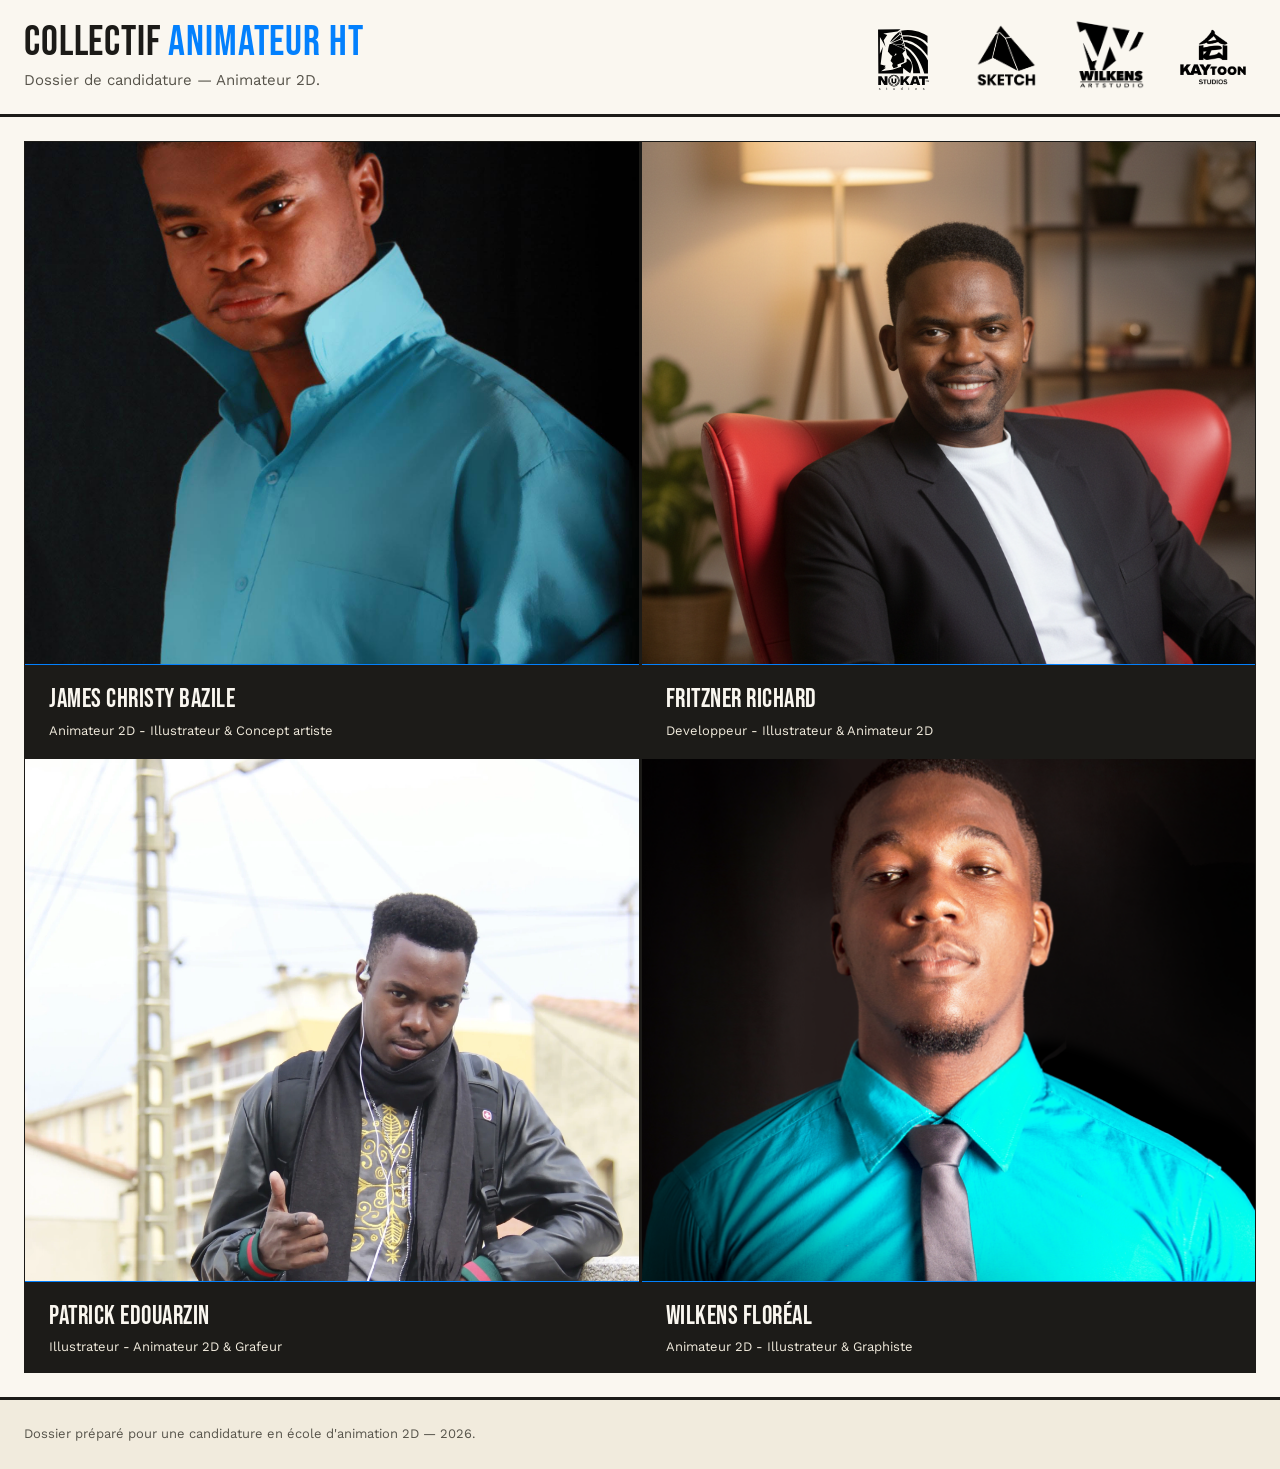
<file: index.html>
<!DOCTYPE html>
<html lang="fr">
<head>
  <meta charset="UTF-8">
  <meta name="viewport" content="width=device-width, initial-scale=1.0">
  <title>Collectif Animateur HT — Dossier de candidature</title>
  <link rel="preconnect" href="https://fonts.googleapis.com">
  <link href="https://fonts.googleapis.com/css2?family=Bebas+Neue&family=Work+Sans:wght@400;600&display=swap" rel="stylesheet">
  <link rel="stylesheet" href="css/style.css">
</head>
<body>

  <!-- ======================================================
       EN-TÊTE
       MODIFIE ICI : le nom de votre collectif / projet et
       la phrase d'intro (ex : nom de l'école visée).
       ====================================================== -->
       <header class="site-header">
        <div class="brand-block">
          <p class="brand">Collectif <span>Animateur HT</span></p>
          <p class="tagline">Dossier de candidature — Animateur 2D.</p>
        </div>
      
        <nav class="logo-nav-right">
          <a href="equipe-1.html">
            <img src="logo/Masque visionnaire Noukat studios-01.svg" alt="Logo Noukat studios">
          </a>
          <a href="equipe-2.html">
            <img src="logo/SKETCH LOGO OFFICIEL copy.png" alt="Logo Sketch">
          </a>
          <a href="equipe-3.html">
            <img src="logo/logo-W copy.png" alt="Logo Wilkens-Art">
          </a>
          <a href="equipe-4.html">
            <img src="logo/03 - Vertical Black.png" alt="Logo Kaytoon Studio">
          </a>
        </nav>
      </header>

  <!-- ======================================================
       GRILLE DES 4 MEMBRES
       MODIFIE ICI pour chaque carte :
       - le chemin de l'image (images/team/...)
       - le nom
       - le rôle / spécialité
       - le lien vers la page de profil (href)
       ====================================================== -->
  <main>
    <div class="team-grid">

       <a class="team-card" href="equipe-4.html">
        <img src="Bazile.webp" alt="Portrait de Bazile">
        <div class="caption">
          <p class="name">James Christy Bazile</p>
          <p class="role">Animateur 2D - Illustrateur &amp; Concept artiste</p>
        </div>
      </a>

       <a class="team-card" href="equipe-1.html">
        <img src="me.webp" alt="Illustration de Fritzner Richard">
        <div class="caption">
          <p class="name">Fritzner Richard</p>
          <p class="role">Developpeur - Illustrateur &amp; Animateur 2D</p>
        </div>
      </a>

      <a class="team-card" href="equipe-2.html">
        <img src="patrick-b-01.webp" alt="Portrait de patrick">
        <div class="caption">
          <p class="name">patrick Edouarzin</p>
          <p class="role">Illustrateur - Animateur 2D &amp; Grafeur</p>
        </div>
      </a>

      <a class="team-card" href="equipe-3.html">
        <img src="Wilkens.webp" alt="Portrait de Wilkens">
        <div class="caption">
          <p class="name">Wilkens Floréal</p>
          <p class="role">Animateur 2D - Illustrateur &amp; Graphiste</p>
        </div>
      </a>

    </div>
  </main>

  <footer class="site-footer">
    <p>Dossier préparé pour une candidature en école d'animation 2D — 2026.</p>
  </footer>

</body>
</html>
</file>
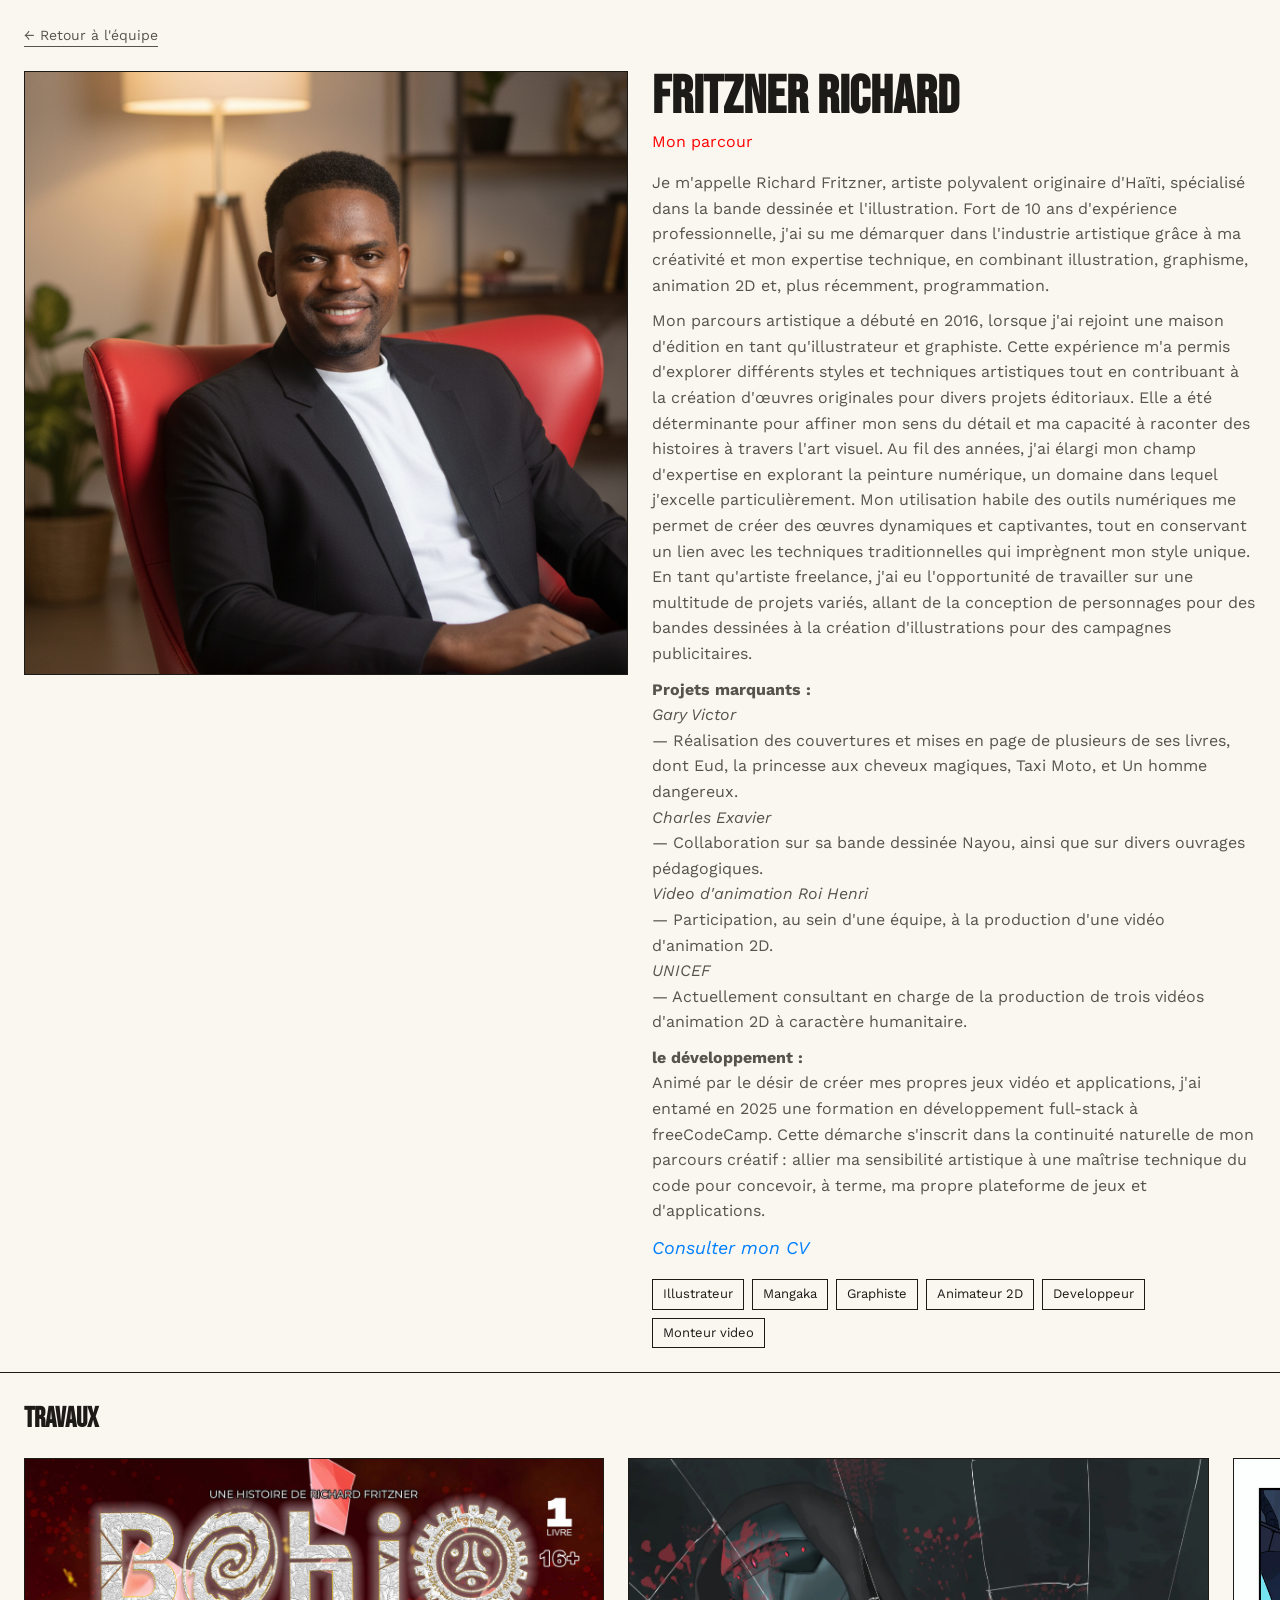
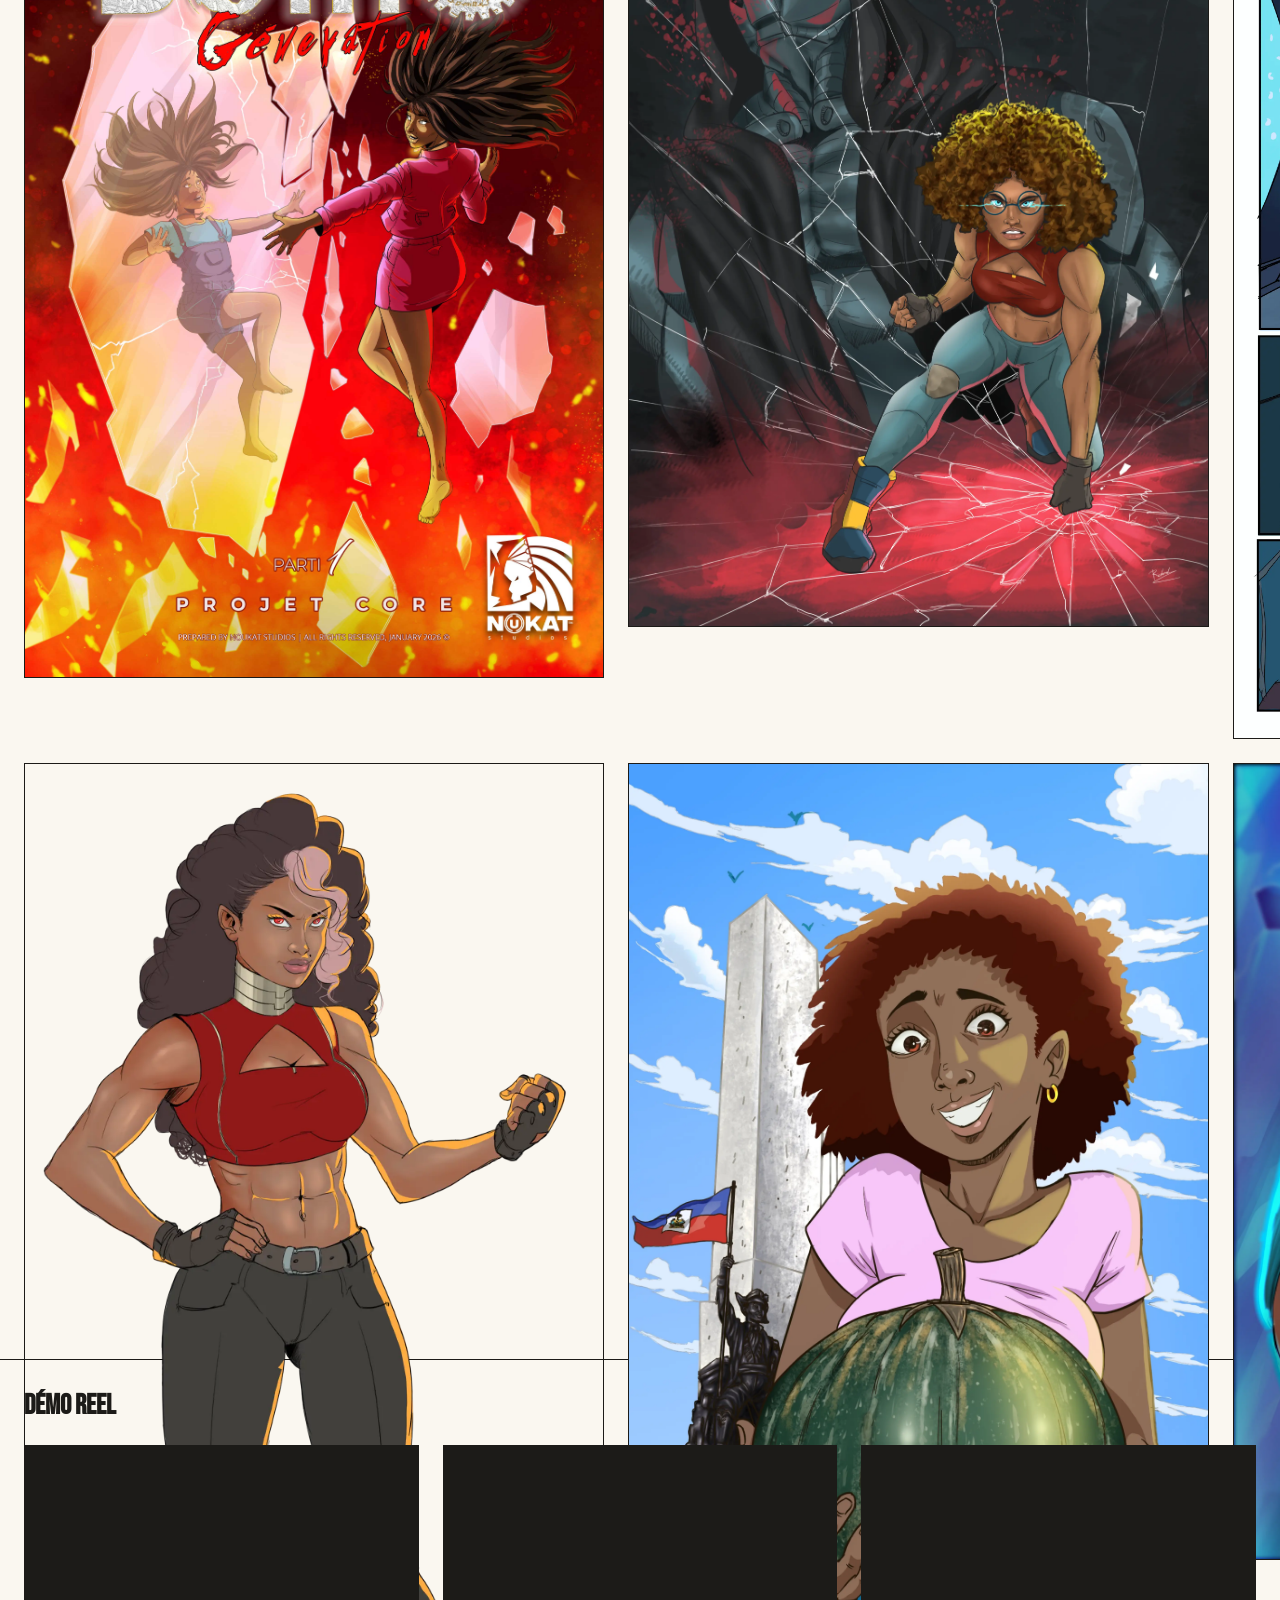
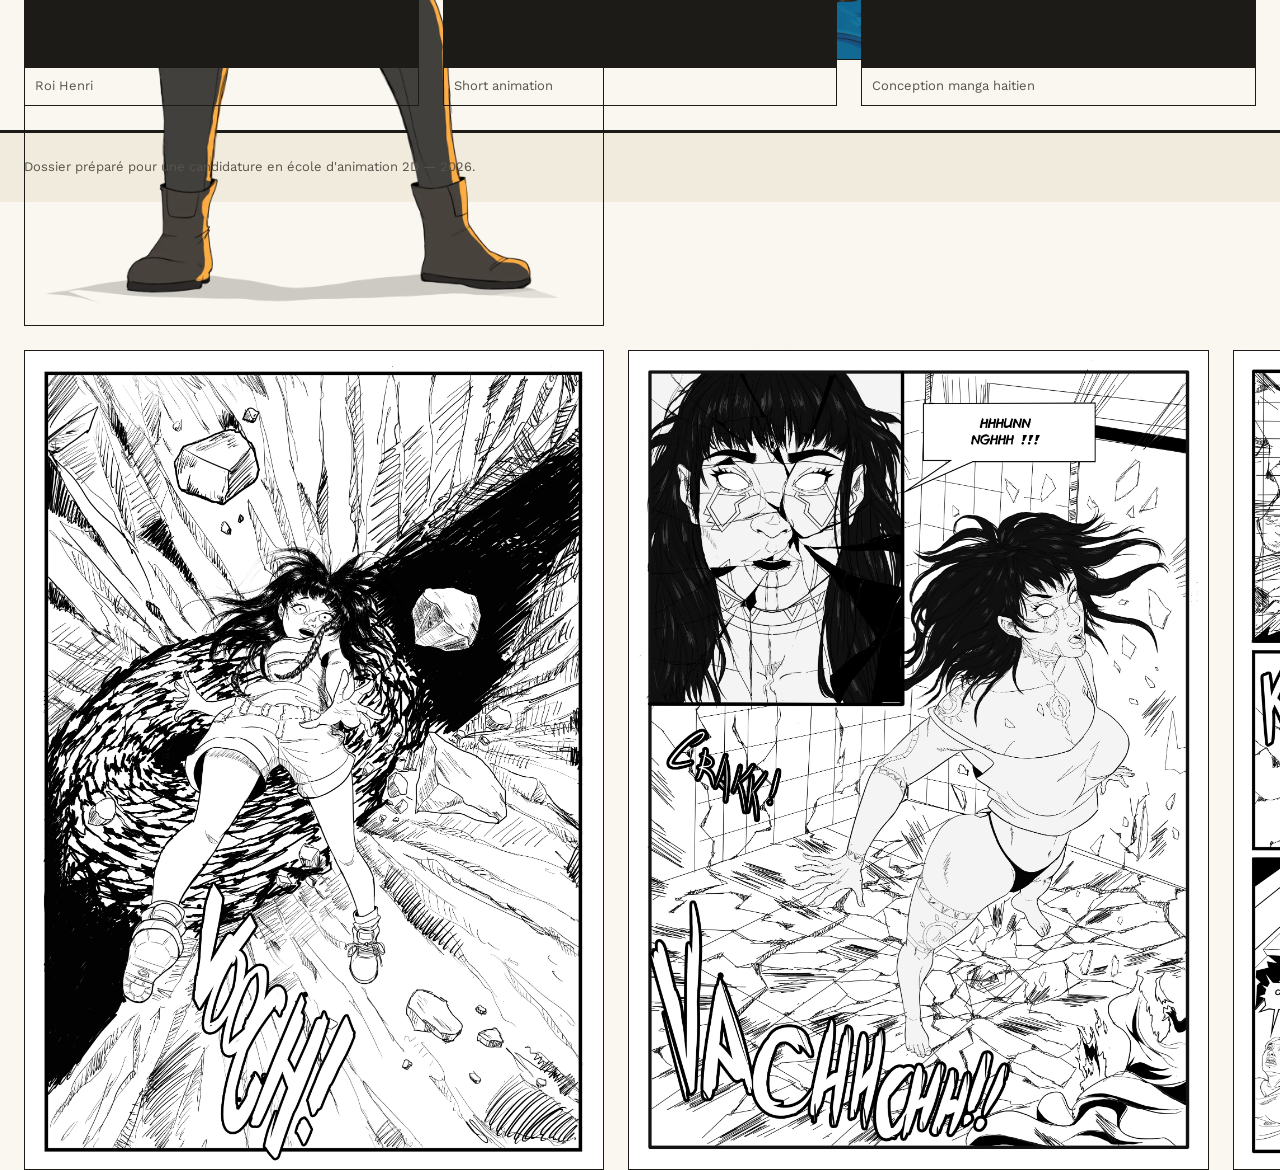
<file: equipe-1.html>
<!DOCTYPE html>
<html lang="fr">
<head>
  <meta charset="UTF-8">
  <meta name="viewport" content="width=device-width, initial-scale=1.0">
  <title>Collectif Animateur HT</title>
  <link rel="preconnect" href="https://fonts.googleapis.com">
  <link href="https://fonts.googleapis.com/css2?family=Bebas+Neue&family=Work+Sans:wght@400;600&display=swap" rel="stylesheet">
  <link rel="stylesheet" href="css/style.css">
</head>
<body>

  <a class="back-link" href="index.html">&larr; Retour à l'équipe</a>

  <!-- ======================================================
       BLOC PRÉSENTATION
       MODIFIE ICI : photo, nom, rôle, texte de bio, outils.
       ====================================================== -->
  <section class="profile-hero">
    <div class="portrait">
      <img src="me.webp" alt="Illustration de Fritzner Richard">
    </div>
    <div class="intro">
      <h1>Fritzner Richard</h1>
      <p class="role">Mon parcour</p>
      <p>
        Je m'appelle Richard Fritzner, artiste polyvalent originaire d'Haïti,
        spécialisé dans la bande dessinée et l'illustration. Fort de 10 ans d'expérience 
        professionnelle, j'ai su me démarquer dans l'industrie artistique grâce à ma créativité 
        et mon expertise technique, en combinant illustration, graphisme, animation 2D et, 
        plus récemment, programmation.
      </p>
      
      <p>
        Mon parcours artistique a débuté en 2016, lorsque j'ai rejoint une maison d'édition en tant qu'illustrateur et graphiste. 
        Cette expérience m'a permis d'explorer différents styles et techniques artistiques tout en contribuant à la création d'œuvres 
        originales pour divers projets éditoriaux. Elle a été déterminante pour affiner mon sens du détail et ma capacité à raconter 
        des histoires à travers l'art visuel. Au fil des années, j'ai élargi mon champ d'expertise en explorant la peinture numérique, 
        un domaine dans lequel j'excelle particulièrement. Mon utilisation habile des outils numériques me permet de créer des œuvres 
        dynamiques et captivantes, tout en conservant un lien avec les techniques traditionnelles qui imprègnent mon style unique. 
        En tant qu'artiste freelance, j'ai eu l'opportunité de travailler sur une multitude de projets variés, 
        allant de la conception de personnages pour des bandes dessinées à la création d'illustrations pour des campagnes publicitaires.
      </p>

      <p>
        <strong>Projets marquants :</strong> <br>
        <em>Gary Victor</em> <br>— Réalisation des couvertures et mises en page de plusieurs de ses livres, dont Eud, la princesse aux cheveux magiques, 
        Taxi Moto, et Un homme dangereux.

        <br><em>Charles Exavier</em> <br>— Collaboration sur sa bande dessinée Nayou, ainsi que sur divers ouvrages pédagogiques.
        <br><em>Video d'animation Roi Henri</em> <br>— Participation, au sein d'une équipe, à la production d'une vidéo d'animation 2D.
        <br><em>UNICEF</em> <br>— Actuellement consultant en charge de la production de trois vidéos d'animation 2D à caractère humanitaire.
      </p>

      <p>
        <strong>le développement :</strong> <br>
        Animé par le désir de créer mes propres jeux vidéo et applications, 
        j'ai entamé en 2025 une formation en développement full-stack à freeCodeCamp. 
        Cette démarche s'inscrit dans la continuité naturelle de mon parcours créatif : 
        allier ma sensibilité artistique à une maîtrise technique du code pour concevoir, 
        à terme, ma propre plateforme de jeux et d'applications.
      </p>

      <p>
        <em><a class="cv-link" href="docs/Fritzner-Richard-CV-compressed.pdf" download>
          Consulter mon CV
        </a></em>
      </p>

      <ul class="skills">
        <li>Illustrateur</li>
        <li>Mangaka</li>
        <li>Graphiste</li>
        <li>Animateur 2D</li>
        <li>Developpeur</li>
        <li>Monteur video</li>
      </ul>
    </div>
  </section>

  <!-- ======================================================
       GALERIE DE TRAVAUX
       MODIFIE ICI : ajoute une <figure> par illustration.
       ====================================================== -->
  <section class="work-gallery">
    <h2>Travaux</h2>
    <div class="work-grid">
      <figure>
        <img src="illustration/COVER_1_generation-BOHIO-final.webp" alt="Travail 1 de Fritzner Richard">
        <!-- <figcaption>BOHÎO Generation — couverture</figcaption> -->
      </figure>
      <figure>
        <img src="illustration/sketching_cover1.webp" alt="Travail 2 de Fritzner Richard">
        <!-- <figcaption>Planche de BD</figcaption> -->
      </figure>
      <figure>
        <img src="illustration/page_2.webp" alt="Travail 3 de Fritzner Richard">
      </figure>
      <figure>
        <img src="illustration/Cover_copy.webp" alt="Travail 3 de Fritzner Richard">
      </figure>
      <figure>
        <img src="illustration/character_design_Sabrina.webp" alt="Travail 3 de Fritzner Richard">
      </figure>
      <figure>
        <img src="illustration/cover_illustration_copy.webp" alt="Travail 3 de Fritzner Richard">
      </figure>
      <figure>
        <img src="illustration/new_illustration_cover.webp" alt="Travail 3 de Fritzner Richard">
      </figure>
      <figure>
        <img src="illustration/padre copy.jpg" alt="Travail 3 de Fritzner Richard">
      </figure>
      <figure>
        <img src="illustration/page_10_US.jpg" alt="Travail 3 de Fritzner Richard">
      </figure>
      <figure>
        <img src="illustration/page_16_US.jpg" alt="Travail 3 de Fritzner Richard">
      </figure>
      <figure>
        <img src="illustration/page_17_US.jpg" alt="Travail 3 de Fritzner Richard">
      </figure>
      <figure>
        <img src="illustration/page_19_US.jpg" alt="Travail 3 de Fritzner Richard">
      </figure>
  </section>

  <!-- ======================================================
     GALERIE VIDÉOS
     MODIFIE ICI : remplace l'ID YouTube (après embed/) par
     celui de chaque vidéo. Pour du Vimeo, remplace toute
     la balise iframe par le code d'intégration Vimeo.
     ====================================================== -->
<section class="video-gallery">
  <h2>Démo reel</h2>
  <div class="video-grid">
    <figure>
      <div class="video-frame">
        <iframe
          src="https://www.youtube.com/embed/hJVBO6-CBdI"
          title="Animation 1"
          allow="accelerometer; autoplay; clipboard-write; encrypted-media; gyroscope; picture-in-picture"
          allowfullscreen>
        </iframe>
      </div>
      <figcaption> Roi Henri</figcaption>
    </figure>

    <figure>
      <div class="video-frame">
        <iframe
          src="https://www.youtube.com/embed/TY7EtLORurI"
          title="Animation 2"
          allow="accelerometer; autoplay; clipboard-write; encrypted-media; gyroscope; picture-in-picture"
          allowfullscreen>
        </iframe>
      </div>
      <figcaption>Short animation</figcaption>
    </figure>

    <figure>
      <div class="video-frame">
        <iframe
          src="https://www.youtube.com/embed/uY9iEaotIxk"
          title="Animation 2"
          allow="accelerometer; autoplay; clipboard-write; encrypted-media; gyroscope; picture-in-picture"
          allowfullscreen>
        </iframe>
      </div>
      <figcaption>Conception manga haitien</figcaption>
    </figure>
  </div>
</section>

<!-- Alternative si tu préfères un fichier vidéo local (déconseillé
     pour un gros fichier sur GitHub Pages) :
<div class="video-frame">
  <video src="videos/animation-1.mp4" controls></video>
</div>
-->

  <footer class="site-footer">
    <p>Dossier préparé pour une candidature en école d'animation 2D — 2026.</p>
  </footer>

</body>
</html>
</file>
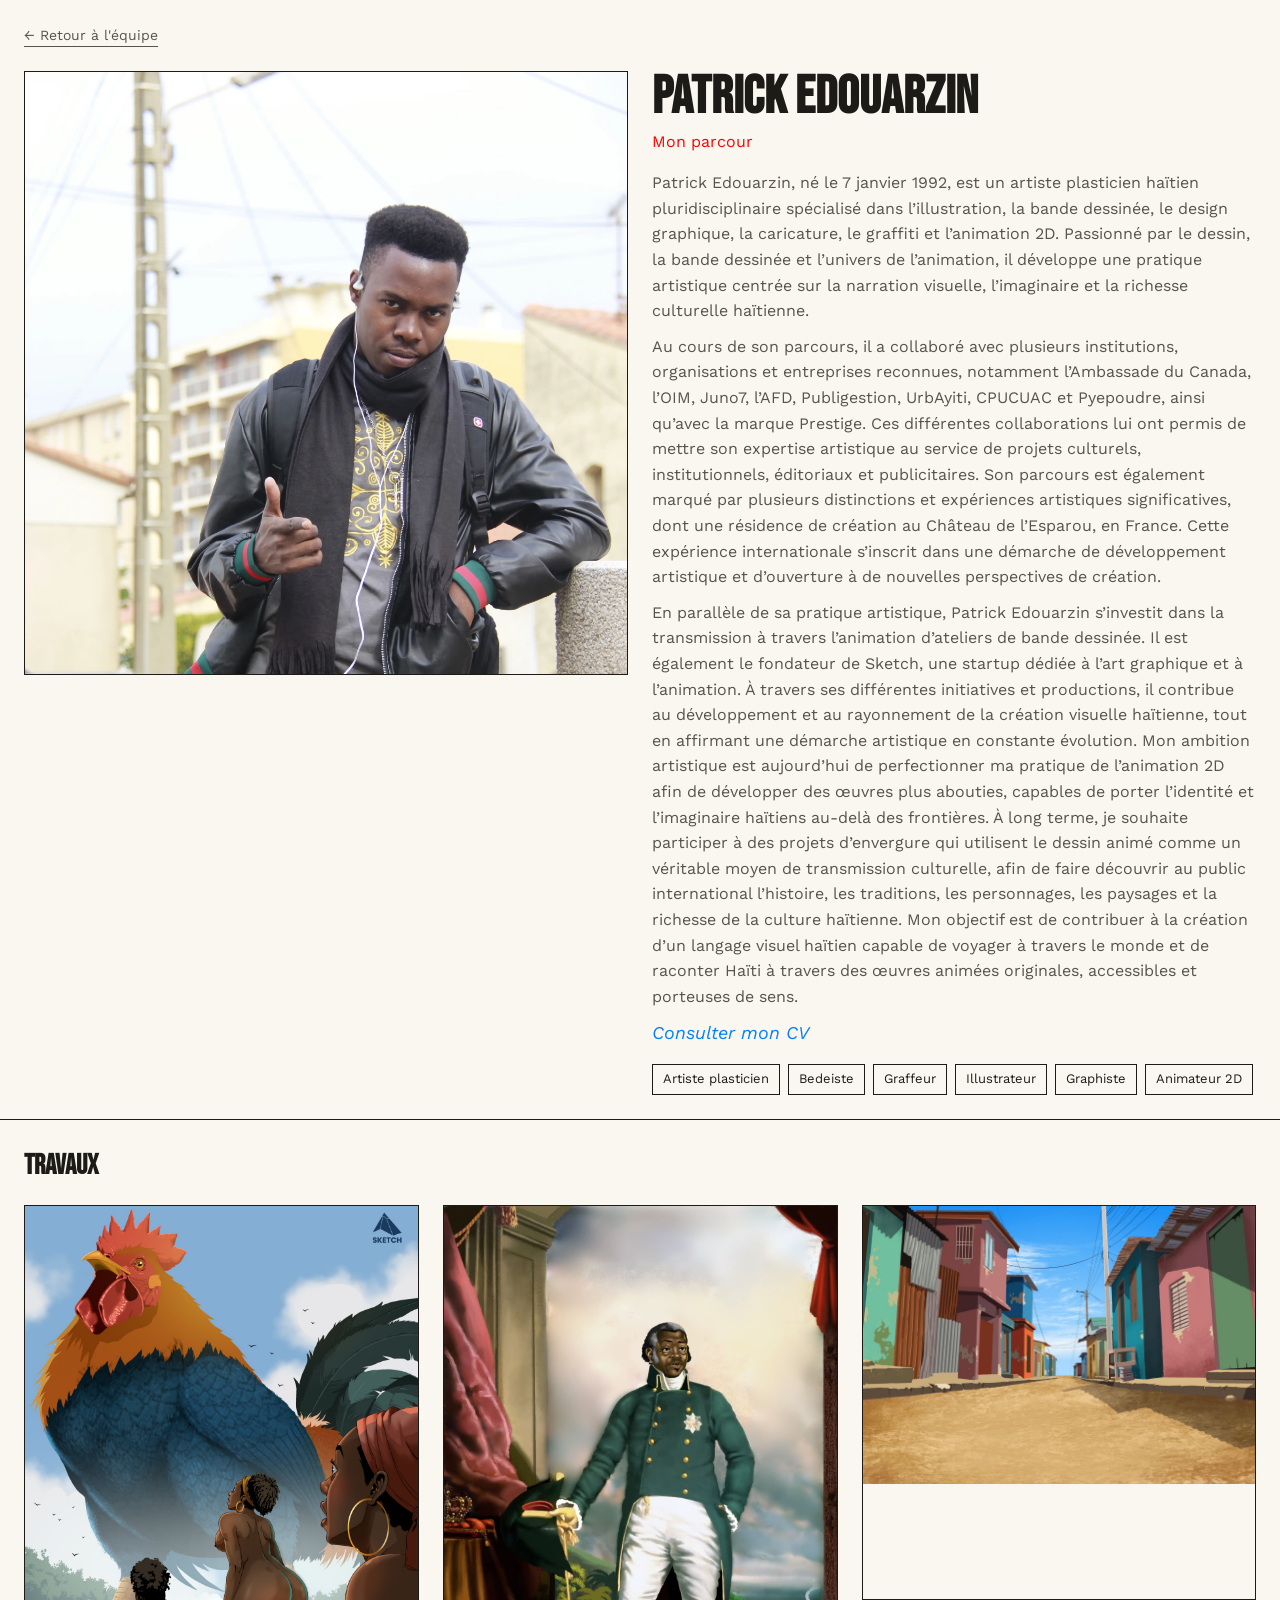
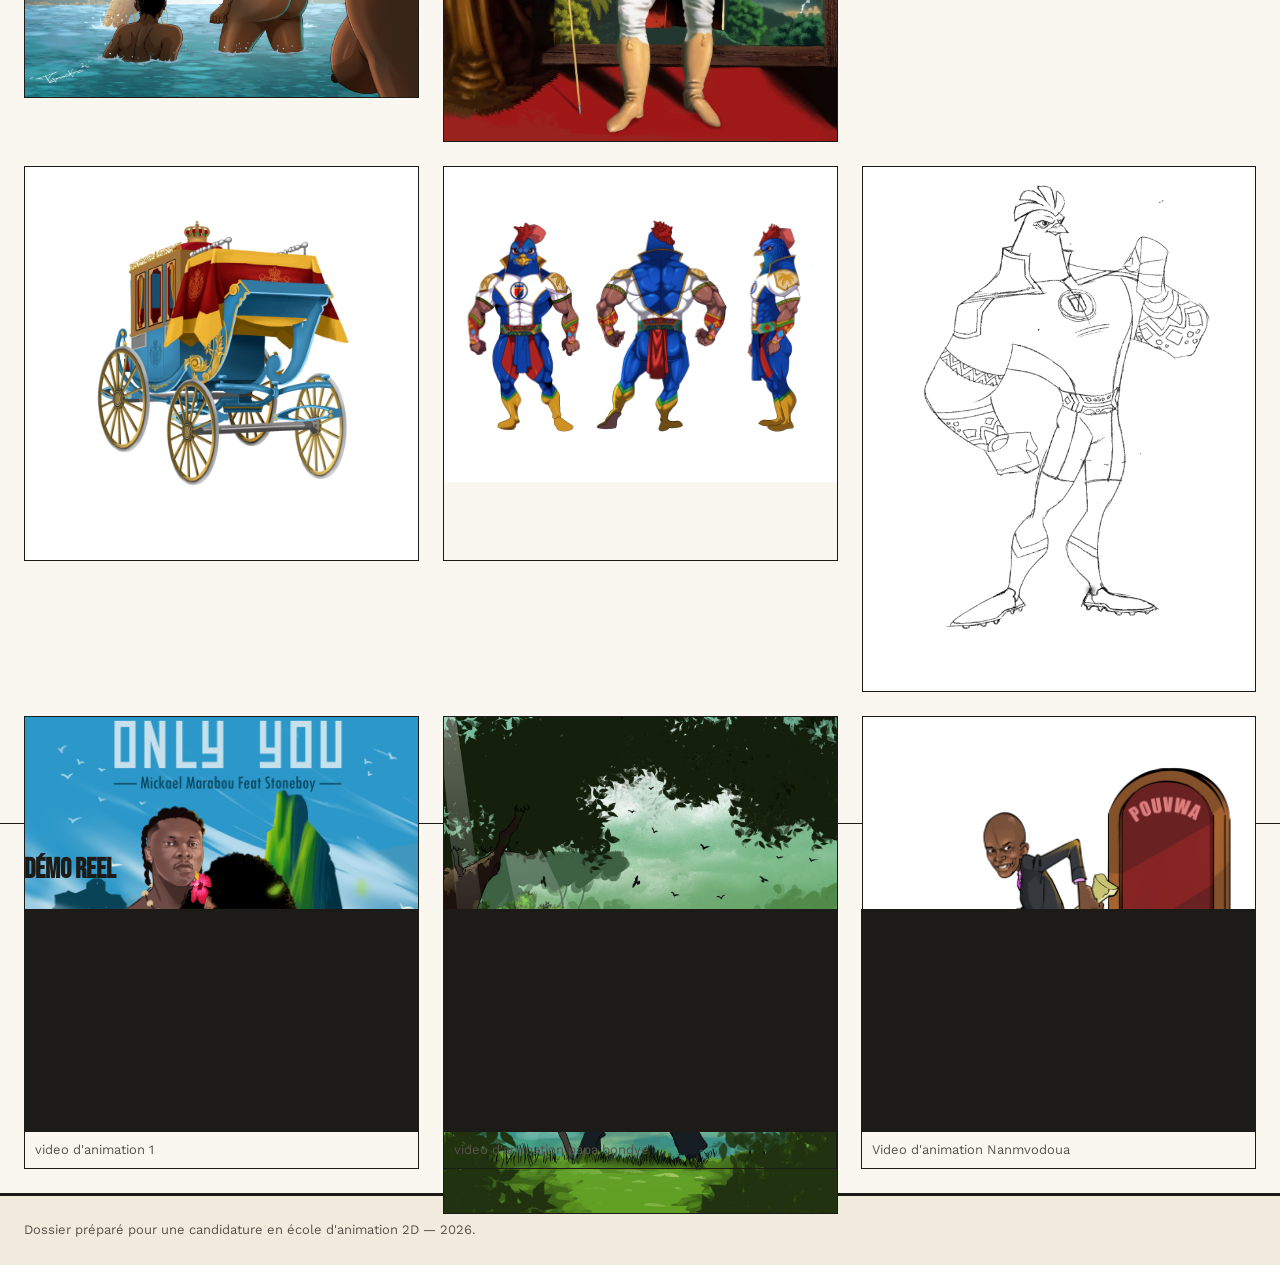
<file: equipe-2.html>
<!DOCTYPE html>
<html lang="fr">
<head>
  <meta charset="UTF-8">
  <meta name="viewport" content="width=device-width, initial-scale=1.0">
  <title>Collectif Animateur HT</title>
  <link rel="preconnect" href="https://fonts.googleapis.com">
  <link href="https://fonts.googleapis.com/css2?family=Bebas+Neue&family=Work+Sans:wght@400;600&display=swap" rel="stylesheet">
  <link rel="stylesheet" href="css/style.css">
</head>
<body>

  <a class="back-link" href="index.html">&larr; Retour à l'équipe</a>

  <!-- ======================================================
       BLOC PRÉSENTATION
       MODIFIE ICI : photo, nom, rôle, texte de bio, outils.
       ====================================================== -->
  <section class="profile-hero">
    <div class="portrait">
      <img src="patrick-b-01.webp" alt="Portrait de Patrick">
    </div>
    <div class="intro">
      <h1>Patrick Edouarzin</h1>
      <p class="role">Mon parcour</p>
      <p>
        Patrick Edouarzin, né le 7 janvier 1992, est un artiste plasticien haïtien pluridisciplinaire 
        spécialisé dans l’illustration, la bande dessinée, le design graphique, la caricature, le graffiti 
        et l’animation 2D. Passionné par le dessin, la bande dessinée et l’univers de l’animation, 
        il développe une pratique artistique centrée sur la narration visuelle, l’imaginaire 
        et la richesse culturelle haïtienne.
      </p>

      <p>
        Au cours de son parcours, il a collaboré avec plusieurs institutions, organisations et entreprises reconnues, 
        notamment l’Ambassade du Canada, l’OIM, Juno7, l’AFD, Publigestion, UrbAyiti, CPUCUAC et Pyepoudre, ainsi qu’avec 
        la marque Prestige. Ces différentes collaborations lui ont permis de mettre son expertise artistique au service de
        projets culturels, institutionnels, éditoriaux et publicitaires. Son parcours est également marqué par plusieurs 
        distinctions et expériences artistiques significatives, dont une résidence de création au Château de l’Esparou, en France. 
        Cette expérience internationale s’inscrit dans une démarche de développement artistique et d’ouverture à de nouvelles 
        perspectives de création.
      </p>
      
      <p>
        En parallèle de sa pratique artistique, Patrick Edouarzin s’investit dans la transmission à travers l’animation d’ateliers 
        de bande dessinée. Il est également le fondateur de Sketch, une startup dédiée à l’art graphique et à l’animation. 
        À travers ses différentes initiatives et productions, il contribue au développement et au rayonnement de la création
        visuelle haïtienne, tout en affirmant une démarche artistique en constante évolution. Mon ambition artistique est aujourd’hui 
        de perfectionner ma pratique de l’animation 2D afin de développer des œuvres plus abouties, capables de porter l’identité 
        et l’imaginaire haïtiens au-delà des frontières. À long terme, je souhaite participer à des projets d’envergure qui utilisent 
        le dessin animé comme un véritable moyen de transmission culturelle, afin de faire découvrir au public international l’histoire, 
        les traditions, les personnages, les paysages et la richesse de la culture haïtienne. Mon objectif est de contribuer à la création 
        d’un langage visuel haïtien capable de voyager à travers le monde et de raconter Haïti à travers des œuvres animées originales, 
        accessibles et porteuses de sens.
      </p>

      <p>
        <em><a class="cv-link" href="docs/CV-TCHOOKO-compressed.pdf" download>
          Consulter mon CV
        </a></em>
      </p>

      <ul class="skills">
        <li>Artiste plasticien</li>
        <li>Bedeiste</li>
        <li>Graffeur</li>
        <li>Illustrateur</li>
        <li>Graphiste</li>
        <li>Animateur 2D</li>
      </ul>
    </div>
  </section>

  <!-- ======================================================
       GALERIE DE TRAVAUX
       MODIFIE ICI : ajoute une <figure> par illustration.
       ====================================================== -->
  <section class="work-gallery">
    <h2>Travaux</h2>
    <div class="work-grid">
      <figure>
        <img src="illustration/KOK-Nude.jpg" alt="Travail 1 du membre 2">
        <!-- <figcaption>Légende du travail 1</figcaption> -->
      </figure>
      <figure>
        <img src="illustration/e1.jpg" alt="Travail 2 du membre 2">
      </figure>
      <figure>
        <img src="illustration/e2.jpg" alt="Travail 3 du membre 2">
      </figure>
      <figure>
        <img src="illustration/Kokoye.jpg" alt="Travail 3 du membre 2">
      </figure>
      <figure>
        <img src="illustration/CAROSSE 3quart.jpg.jpg" alt="Travail 3 du membre 2">
      </figure>
      <figure>
        <img src="illustration/kokoman2.jpeg" alt="Travail 3 du membre 2">
      </figure>
      <figure>
        <img src="illustration/kokoman.jpeg" alt="Travail 3 du membre 2">
      </figure>
      <figure>
        <img src="illustration/e5.jpeg" alt="Travail 3 du membre 2">
      </figure>
      <figure>
        <img src="illustration/e6.jpeg" alt="Travail 3 du membre 2">
      </figure>
      <figure>
        <img src="illustration/e7.jpeg" alt="Travail 3 du membre 2">
      </figure>
      <figure>
        <img src="illustration/e8.jpeg" alt="Travail 3 du membre 2">
      </figure>
      <figure>
        <img src="illustration/e9.jpeg" alt="Travail 3 du membre 2">
      </figure>
    </div>
  </section>

  <!-- ======================================================
     GALERIE VIDÉOS
     MODIFIE ICI : remplace l'ID YouTube (après embed/) par
     celui de chaque vidéo. Pour du Vimeo, remplace toute
     la balise iframe par le code d'intégration Vimeo.
     ====================================================== -->
<section class="video-gallery">
  <h2>Démo reel</h2>
  <div class="video-grid">
    <figure>
      <div class="video-frame">
        <iframe
          src="https://youtube.com/embed/SP9LQxpV1Fc"
          title="Animation 1"
          allow="accelerometer; autoplay; clipboard-write; encrypted-media; gyroscope; picture-in-picture"
          allowfullscreen>
        </iframe>
      </div>
      <figcaption>video d'animation 1</figcaption>
    </figure>

    <figure>
      <div class="video-frame">
        <iframe
          src="https://youtube.com/embed/9ODR42NNoy8"
          title="Animation 2"
          allow="accelerometer; autoplay; clipboard-write; encrypted-media; gyroscope; picture-in-picture"
          allowfullscreen>
        </iframe>
      </div>
      <figcaption>video d'animation papa bondye</figcaption>
    </figure>
    
    <figure>
      <div class="video-frame">
        <iframe
          src="https://youtube.com/embed/TAK1oxxpaMQ"
          title="Animation 2"
          allow="accelerometer; autoplay; clipboard-write; encrypted-media; gyroscope; picture-in-picture"
          allowfullscreen>
        </iframe>
      </div>
      <figcaption>Video d'animation Nanmvodoua</figcaption>
    </figure>
  </div>
</section>

<!-- Alternative si tu préfères un fichier vidéo local (déconseillé
     pour un gros fichier sur GitHub Pages) :
<div class="video-frame">
  <video src="videos/animation-1.mp4" controls></video>
</div>
-->

  <footer class="site-footer">
    <p>Dossier préparé pour une candidature en école d'animation 2D — 2026.</p>
  </footer>

</body>
</html>
</file>
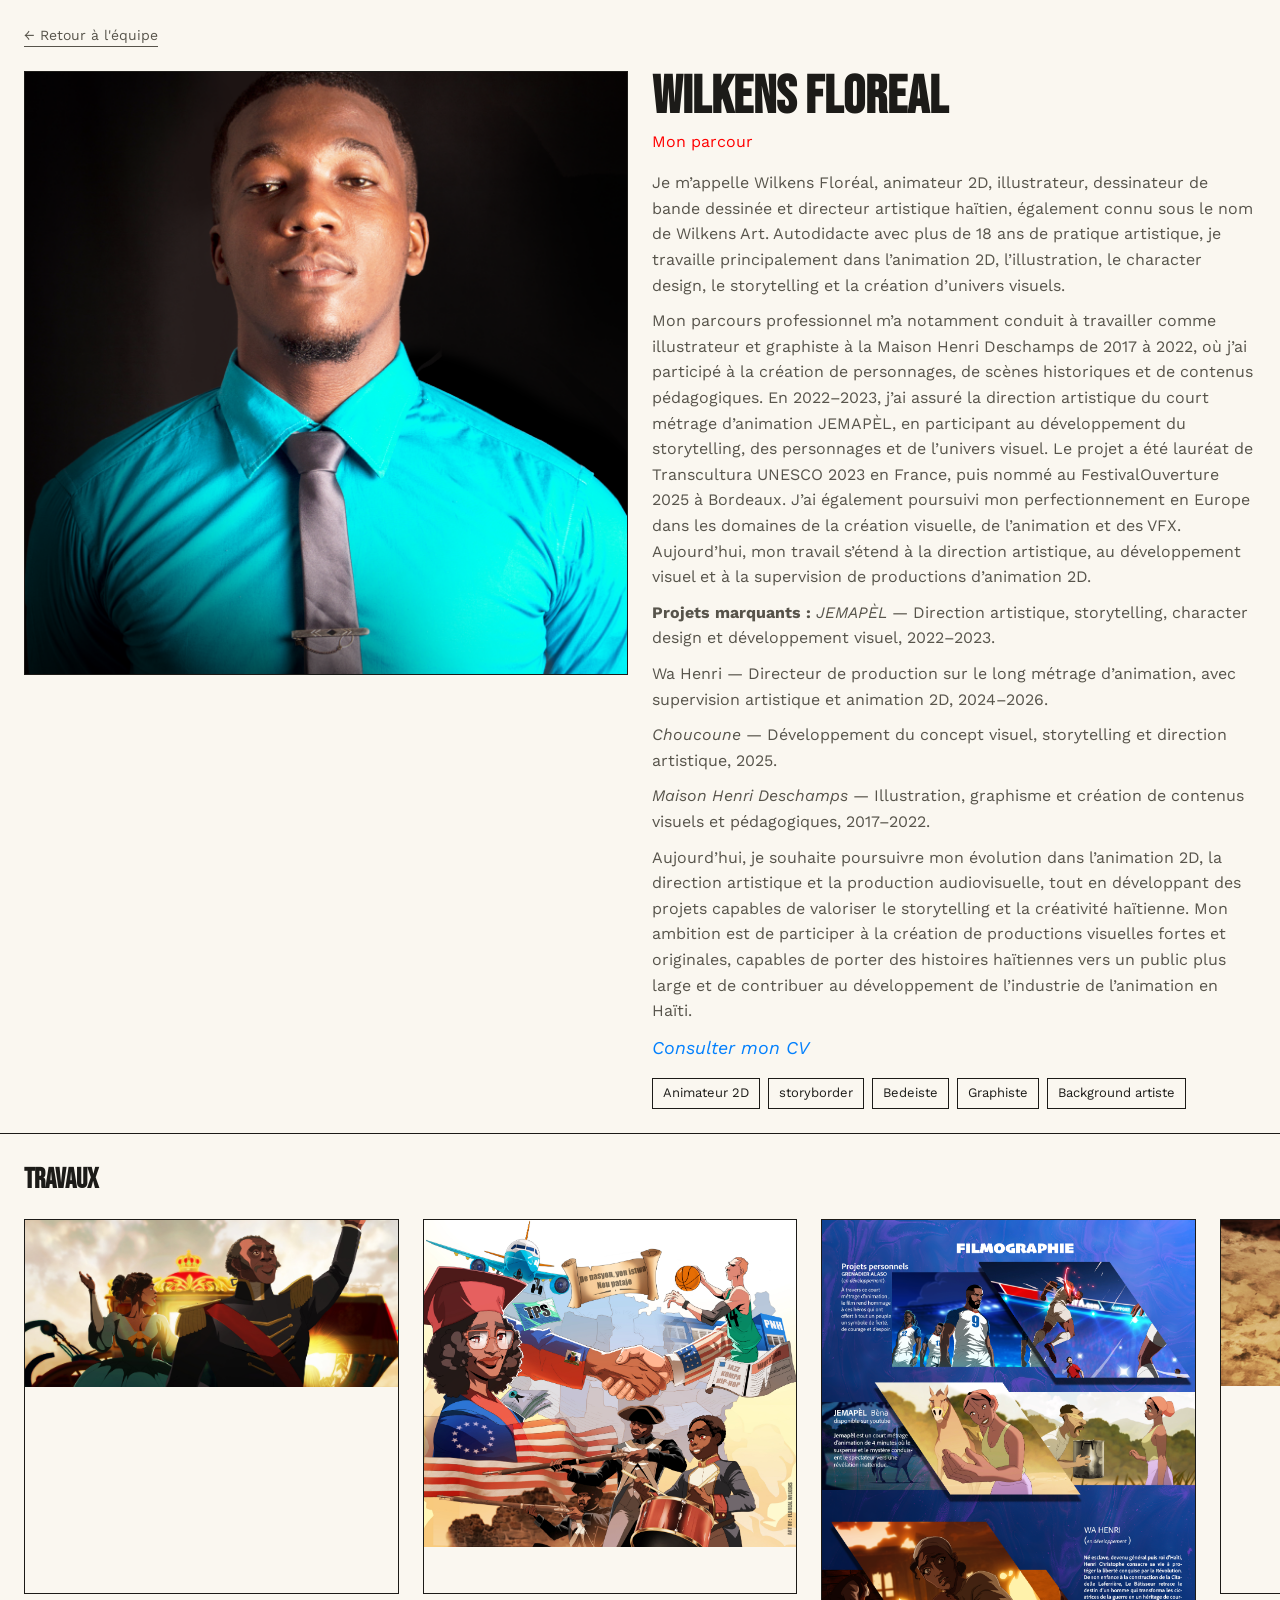
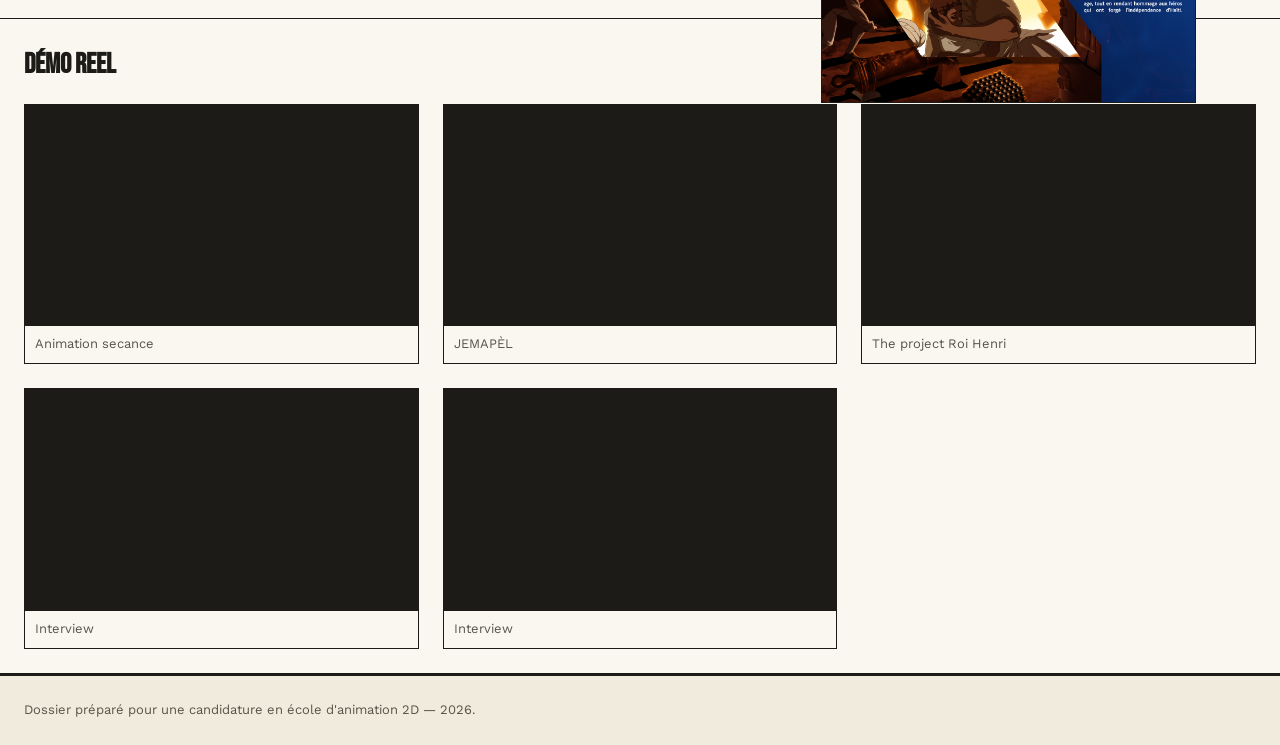
<file: equipe-3.html>
<!DOCTYPE html>
<html lang="fr">
<head>
  <meta charset="UTF-8">
  <meta name="viewport" content="width=device-width, initial-scale=1.0">
  <title>Collectif Animateur HT</title>
  <link rel="preconnect" href="https://fonts.googleapis.com">
  <link href="https://fonts.googleapis.com/css2?family=Bebas+Neue&family=Work+Sans:wght@400;600&display=swap" rel="stylesheet">
  <link rel="stylesheet" href="css/style.css">
</head>
<body>

  <a class="back-link" href="index.html">&larr; Retour à l'équipe</a>

  <!-- ======================================================
       BLOC PRÉSENTATION
       MODIFIE ICI : photo, nom, rôle, texte de bio, outils.
       ====================================================== -->
  <section class="profile-hero">
    <div class="portrait">
      <img src="Wilkens.webp" alt="Portrait du membre 3">
    </div>
    <div class="intro">
      <h1>Wilkens Floreal</h1>
      <p class="role">Mon parcour</p>
      <p>
        Je m’appelle Wilkens Floréal, animateur 2D, illustrateur, dessinateur de bande dessinée et directeur artistique haïtien, 
        également connu sous le nom de Wilkens Art. Autodidacte avec plus de 18 ans de pratique artistique, je travaille principalement
        dans l’animation 2D, l’illustration, le character design, le storytelling et la création d’univers visuels.

      <p>
        Mon parcours professionnel m’a notamment conduit à travailler comme illustrateur et graphiste à la Maison Henri Deschamps de 
        2017 à 2022, où j’ai participé à la création de personnages, de scènes historiques et de contenus pédagogiques. En 2022–2023, 
        j’ai assuré la direction artistique du court métrage d’animation JEMAPÈL, en participant au développement du storytelling, 
        des personnages et de l’univers visuel. Le projet a été lauréat de Transcultura UNESCO 2023 en France, puis nommé au FestivalOuverture 2025 
        à Bordeaux. J’ai également poursuivi mon perfectionnement en Europe dans les domaines de la création visuelle, 
        de l’animation et des VFX. Aujourd’hui, mon travail s’étend à la direction artistique, au développement visuel et à la
        supervision de productions d’animation 2D.
      </p>

      <p>
        <strong>Projets marquants : </strong>

      <em>JEMAPÈL</em>
        — Direction artistique, storytelling, character design et développement visuel, 2022–2023. 
      </p>

      <p>Wa Henri
        — Directeur de production sur le long métrage d’animation, avec supervision artistique et animation 2D, 2024–2026.
      </p>

      <p> <em>Choucoune</em>
        — Développement du concept visuel, storytelling et direction artistique, 2025.

      <p><em>Maison Henri Deschamps</em>
        — Illustration, graphisme et création de contenus visuels et pédagogiques, 2017–2022.
      </p>

      <p>
        Aujourd’hui, je souhaite poursuivre mon évolution dans l’animation 2D, la direction artistique et 
        la production audiovisuelle, tout en développant des projets capables de valoriser le storytelling et 
        la créativité haïtienne. Mon ambition est de participer à la création de productions visuelles fortes et originales, 
        capables de porter des histoires haïtiennes vers un public plus large et de contribuer au développement de l’industrie 
        de l’animation en Haïti.
      </p>

      <p>
        <em><a class="cv-link" href="docs/CV-WILKENS-FLOREAL.png" download>
          Consulter mon CV
        </a></em>
      </p>

      <ul class="skills">
        <li>Animateur 2D</li>
        <li>storyborder</li>
        <li>Bedeiste</li>
        <li>Graphiste</li>
        <li>Background artiste</li>
      </ul>
    </div>
  </section>

  <!-- ======================================================
       GALERIE DE TRAVAUX
       MODIFIE ICI : ajoute une <figure> par illustration.
       ====================================================== -->
  <section class="work-gallery">
    <h2>Travaux</h2>
    <div class="work-grid">
      <figure>
        <img src="illustration/W1.jpg" alt="Travail 1 du membre 3">
        <!-- <figcaption>Légende du travail 1</figcaption> -->
      </figure>
      <figure>
        <img src="illustration/w2.jpeg" alt="Travail 2 du membre 3">
      </figure>
      <figure>
        <img src="illustration/w3.png" alt="Travail 3 du membre 3">
      </figure>
      <figure>
        <img src="illustration/w4.jpg" alt="Travail 3 du membre 3">
      </figure>
    </div>
  </section>

  <!-- ======================================================
     GALERIE VIDÉOS
     MODIFIE ICI : remplace l'ID YouTube (après embed/) par
     celui de chaque vidéo. Pour du Vimeo, remplace toute
     la balise iframe par le code d'intégration Vimeo.
     ====================================================== -->
<section class="video-gallery">
  <h2>Démo reel</h2>
  <div class="video-grid">

    <figure>
      <div class="video-frame">
        <iframe
          src="https://drive.google.com/file/d/1k8DO8wnqxE-PP_TT7y5zdkiZwWZr6iy6/preview"
          title="Travail 3 du membre 3"
          allow="autoplay"
          allowfullscreen>
        </iframe>
      </div>
      <figcaption>Animation secance</figcaption>
    </figure>

    <figure>
      <div class="video-frame">
        <iframe
          src="https://www.youtube.com/embed/lunsKUBv0gA?list=RDlunsKUBv0gA&start_radio=1"
          title="JEMAPÈL"
          allow="accelerometer; autoplay; clipboard-write; encrypted-media; gyroscope; picture-in-picture"
          allowfullscreen>
        </iframe>
      </div>
      <figcaption>JEMAPÈL</figcaption>
    </figure>

    <figure>
      <div class="video-frame">
        <iframe
          src="https://www.youtube.com/embed/8cEcnDMpdoQ"
          title="The project Roi Henri"
          allow="accelerometer; autoplay; clipboard-write; encrypted-media; gyroscope; picture-in-picture"
          allowfullscreen>
        </iframe>
      </div>
      <figcaption>The project Roi Henri</figcaption>
    </figure>

    <figure>
      <div class="video-frame">
        <iframe
          src="https://www.youtube.com/embed/GF_wNvSO3yQ"
          title="Interview"
          allow="accelerometer; autoplay; clipboard-write; encrypted-media; gyroscope; picture-in-picture"
          allowfullscreen>
        </iframe>
      </div>
      <figcaption>Interview</figcaption>
    </figure>

    <figure>
      <div class="video-frame">
        <iframe
          src="https://www.youtube.com/embed/XsAH5MFnFR4"
          title="The project"
          allow="accelerometer; autoplay; clipboard-write; encrypted-media; gyroscope; picture-in-picture"
          allowfullscreen>
        </iframe>
      </div>
      <figcaption>Interview</figcaption>
    </figure>

  </div>
</section>

<!-- Alternative si tu préfères un fichier vidéo local (déconseillé
     pour un gros fichier sur GitHub Pages) :
<div class="video-frame">
  <video src="videos/animation-1.mp4" controls></video>
</div>
-->

  <footer class="site-footer">
    <p>Dossier préparé pour une candidature en école d'animation 2D — 2026.</p>
  </footer>

</body>
</html>
</file>
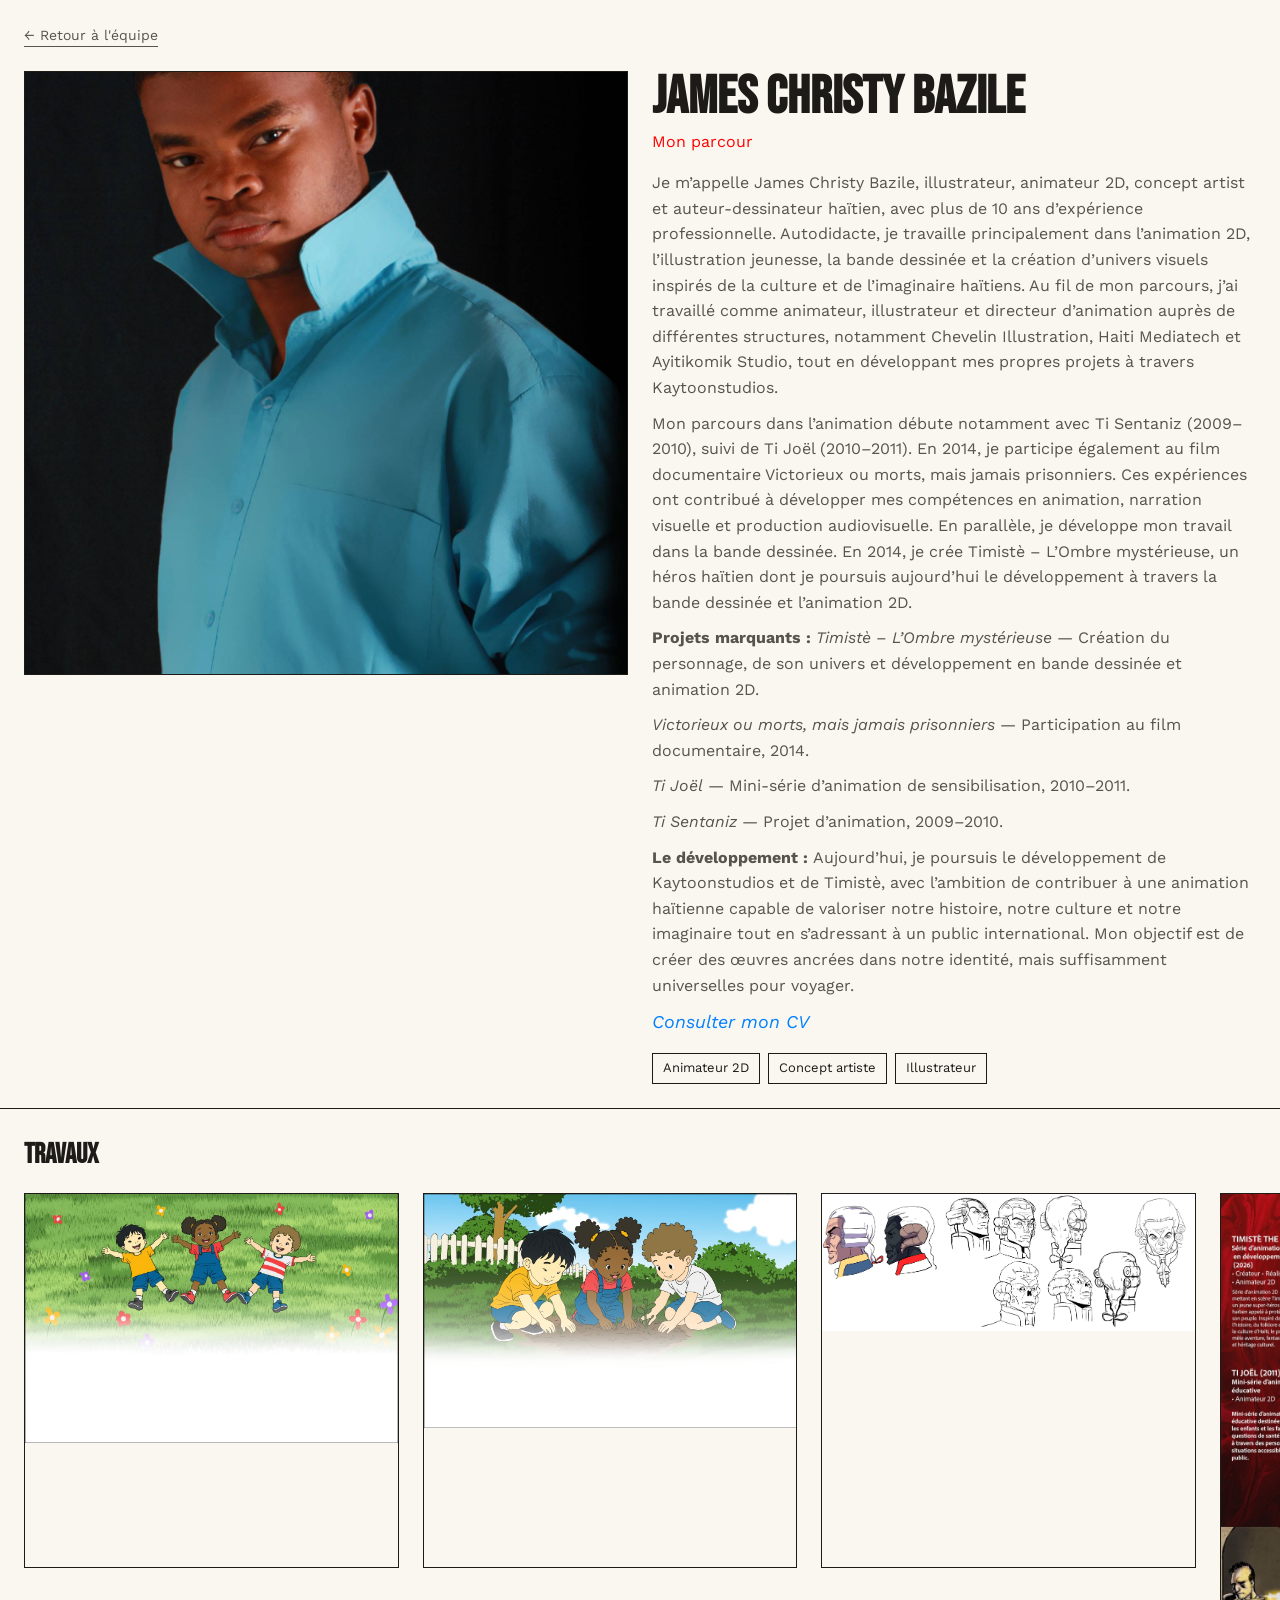
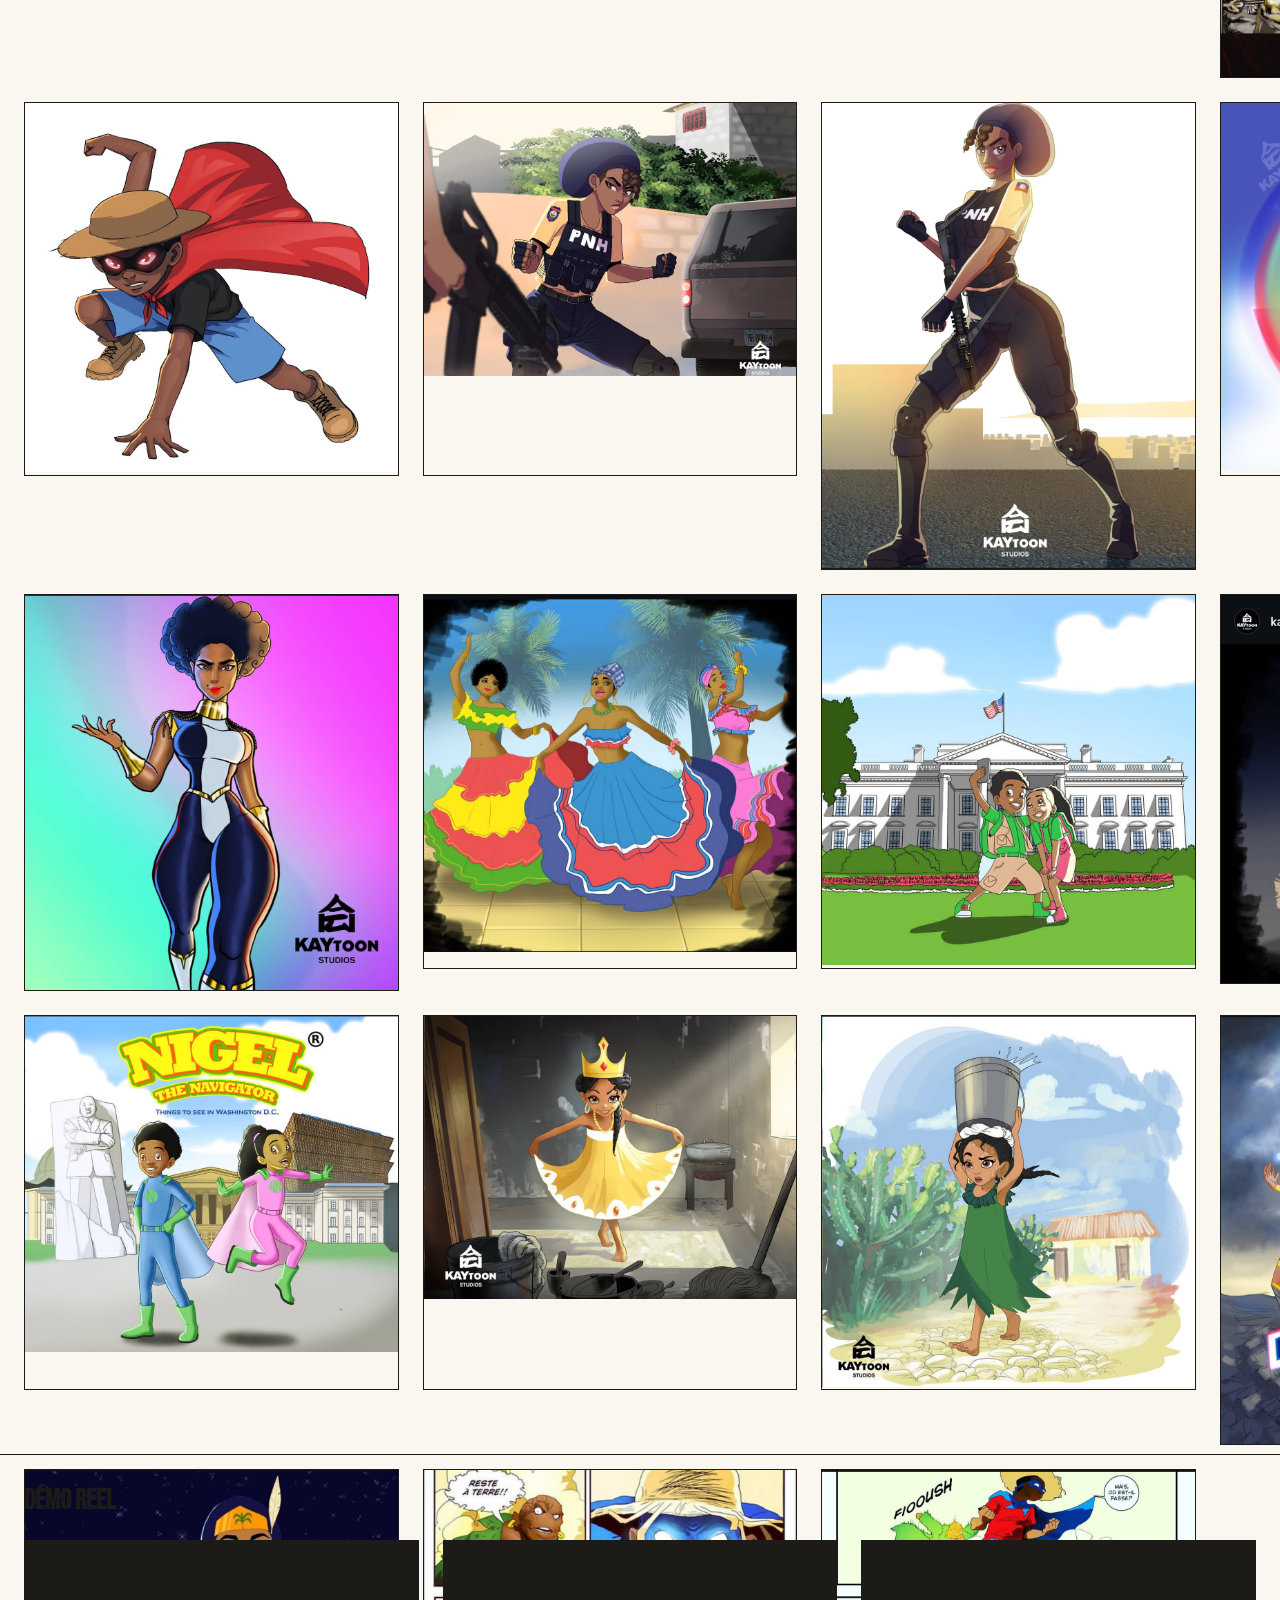
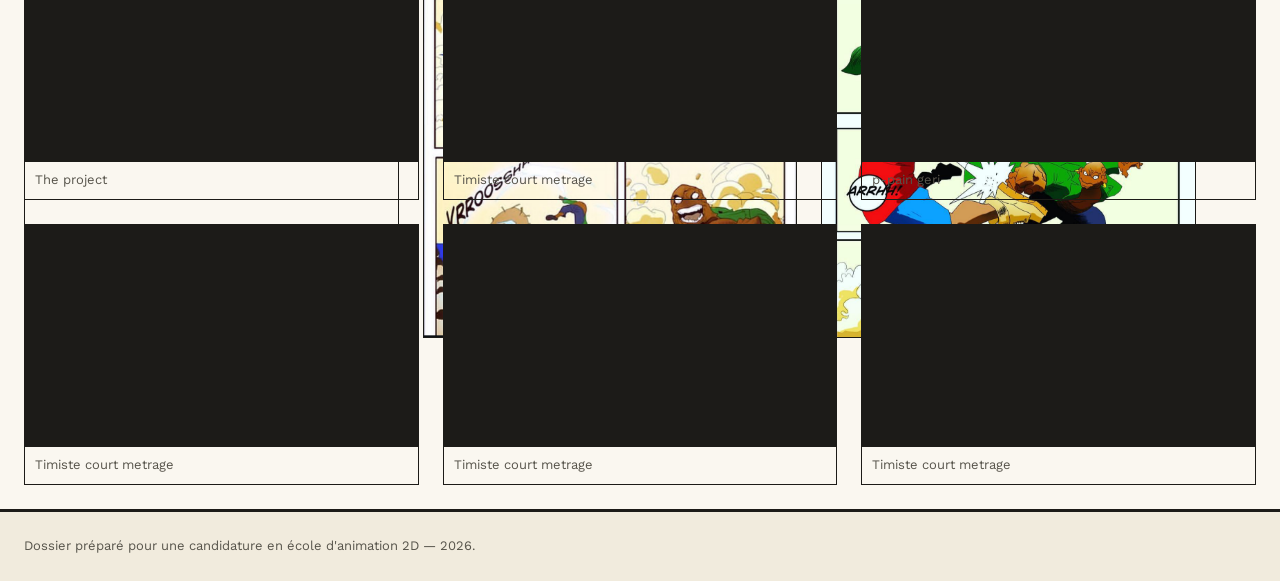
<file: equipe-4.html>
<!DOCTYPE html>
<html lang="fr">
<head>
  <meta charset="UTF-8">
  <meta name="viewport" content="width=device-width, initial-scale=1.0">
  <title>Collectif Animateur HT</title>
  <link rel="preconnect" href="https://fonts.googleapis.com">
  <link href="https://fonts.googleapis.com/css2?family=Bebas+Neue&family=Work+Sans:wght@400;600&display=swap" rel="stylesheet">
  <link rel="stylesheet" href="css/style.css">
</head>
<body>

  <a class="back-link" href="index.html">&larr; Retour à l'équipe</a>

  <!-- ======================================================
       BLOC PRÉSENTATION
       MODIFIE ICI : photo, nom, rôle, texte de bio, outils.
       ====================================================== -->
  <section class="profile-hero">
    <div class="portrait">
      <img src="Bazile.webp" alt="Portrait de Bazile">
    </div>
    <div class="intro">
      <h1>James Christy Bazile</h1>
      <p class="role">Mon parcour</p>
      <p>
        Je m’appelle James Christy Bazile, illustrateur, animateur 2D, concept artist et auteur-dessinateur haïtien, 
        avec plus de 10 ans d’expérience professionnelle. Autodidacte, je travaille principalement dans l’animation 2D, 
        l’illustration jeunesse, la bande dessinée et la création d’univers visuels inspirés de la culture et de l’imaginaire haïtiens.
        Au fil de mon parcours, j’ai travaillé comme animateur, illustrateur et directeur d’animation auprès de différentes structures,
        notamment Chevelin Illustration, Haiti Mediatech et Ayitikomik Studio, tout en développant mes propres 
        projets à travers Kaytoonstudios. 
      </p>
      <p>
        Mon parcours dans l’animation débute notamment avec Ti Sentaniz (2009–2010), suivi de Ti Joël (2010–2011). 
        En 2014, je participe également au film documentaire Victorieux ou morts, mais jamais prisonniers. 
        Ces expériences ont contribué à développer mes compétences en animation, narration visuelle et production audiovisuelle.
        En parallèle, je développe mon travail dans la bande dessinée. En 2014, je crée Timistè – L’Ombre mystérieuse, 
        un héros haïtien dont je poursuis aujourd’hui le développement à travers la bande dessinée et l’animation 2D. 
      </p>
      <p>
        <p><strong>Projets marquants : </strong>

          <em>Timistè – L’Ombre mystérieuse</em>
          — Création du personnage, de son univers et développement en bande dessinée et animation 2D.
        </p>

        <p><em>Victorieux ou morts, mais jamais prisonniers</em>
          — Participation au film documentaire, 2014.
        </p>

        <p><em>Ti Joël</em>
          — Mini-série d’animation de sensibilisation, 2010–2011.
        </p>

         <p><em>Ti Sentaniz</em>
          — Projet d’animation, 2009–2010.
        </p>

         <p><strong>Le développement : </strong>

        Aujourd’hui, je poursuis le développement de Kaytoonstudios et de Timistè, avec l’ambition de contribuer à 
        une animation haïtienne capable de valoriser notre histoire, notre culture et notre imaginaire tout en s’adressant à 
        un public international. Mon objectif est de créer des œuvres ancrées dans notre identité, mais suffisamment 
        universelles pour voyager.
        </p>
      </p>

      <p>
        <em><a class="cv-link" href="docs/cv-Bazile-compressed.pdf" download>
          Consulter mon CV
        </a></em>
      </p>

      <ul class="skills">
        <li>Animateur 2D</li>
        <li>Concept artiste</li>
        <li>Illustrateur</li>
      </ul>
    </div>
  </section>

  <!-- ======================================================
       GALERIE DE TRAVAUX
       MODIFIE ICI : ajoute une <figure> par illustration.
       ====================================================== -->
  <section class="work-gallery">
    <h2>Travaux</h2>
    <div class="work-grid">
      <figure>
        <img src="illustration/b1.jpg" alt="Travail 1 du membre 4">
        <!-- <figcaption>Légende du travail 1</figcaption> -->
      </figure>
      <figure>
        <img src="illustration/b2.jpg" alt="Travail 2 du membre 4">
      </figure>
      <figure>
        <img src="illustration/b3.jpg" alt="Travail 3 du membre 4">
      </figure>
      <figure>
        <img src="illustration/b4.jpg" alt="Travail 3 du membre 4">
      </figure>
      <figure>
        <img src="illustration/b5.png" alt="Travail 3 du membre 4">
      </figure>
      <figure>
        <img src="illustration/b6.jpg" alt="Travail 3 du membre 4">
      </figure>
      <figure>
        <img src="illustration/b7.png" alt="Travail 3 du membre 4">
      </figure>
      <figure>
        <img src="illustration/b8.png" alt="Travail 3 du membre 4">
      </figure>
      <figure>
        <img src="illustration/b9.png" alt="Travail 3 du membre 4">
      </figure>
      <figure>
        <img src="illustration/b10.png" alt="Travail 3 du membre 4">
      </figure>
      <figure>
        <img src="illustration/b11.png" alt="Travail 3 du membre 4">
      </figure>
      <figure>
        <img src="illustration/b12.png" alt="Travail 3 du membre 4">
      </figure>
      <figure>
        <img src="illustration/b13.png" alt="Travail 3 du membre 4">
      </figure>
      <figure>
        <img src="illustration/b14.png" alt="Travail 3 du membre 4">
      </figure>
      <figure>
        <img src="illustration/b15.png" alt="Travail 3 du membre 4">
      </figure>
      <figure>
        <img src="illustration/b16.png" alt="Travail 3 du membre 4">
      </figure>
      <figure>
        <img src="illustration/b17.png" alt="Travail 3 du membre 4">
      </figure>
      <figure>
        <img src="illustration/b18.png" alt="Travail 3 du membre 4">
      </figure>
      <figure>
        <img src="illustration/b19.png" alt="Travail 3 du membre 4">
      </figure>
    </div>
  </section>

 <!-- ======================================================
     GALERIE VIDÉOS
     MODIFIE ICI : remplace l'ID YouTube (après embed/) par
     celui de chaque vidéo. Pour du Vimeo, remplace toute
     la balise iframe par le code d'intégration Vimeo.
     ====================================================== -->
<section class="video-gallery">
  <h2>Démo reel</h2>
  <div class="video-grid">
    <figure>
      <div class="video-frame">
        <iframe
          src="https://www.youtube.com/embed/2zyhdghTn6w"
          title="Animation 1"
          allow="accelerometer; autoplay; clipboard-write; encrypted-media; gyroscope; picture-in-picture"
          allowfullscreen>
        </iframe>
      </div>
      <figcaption>The project</figcaption>
    </figure>

    <figure>
      <div class="video-frame">
        <iframe
          src="https://www.youtube.com/embed/tLrJtVdKw9Y"
          title="Animation 2"
          allow="accelerometer; autoplay; clipboard-write; encrypted-media; gyroscope; picture-in-picture"
          allowfullscreen>
        </iframe>
      </div>
      <figcaption>Timiste court metrage</figcaption>
    </figure>

    <figure>
      <div class="video-frame">
        <iframe
          src="https://www.youtube.com/embed/saM76F_BUyI"
          title="Animation 2"
          allow="accelerometer; autoplay; clipboard-write; encrypted-media; gyroscope; picture-in-picture"
          allowfullscreen>
        </iframe>
      </div>
      <figcaption>p-pain geri</figcaption>
    </figure>

    <figure>
      <div class="video-frame">
        <iframe
          src="https://www.youtube.com/embed/ZKb-nJ3hp9Q"
          title="Animation 2"
          allow="accelerometer; autoplay; clipboard-write; encrypted-media; gyroscope; picture-in-picture"
          allowfullscreen>
        </iframe>
      </div>
      <figcaption>Timiste court metrage</figcaption>
    </figure>

    <figure>
      <div class="video-frame">
        <iframe
          src="https://www.youtube.com/embed/g8Z0XyxLkyw"
          title="Animation 2"
          allow="accelerometer; autoplay; clipboard-write; encrypted-media; gyroscope; picture-in-picture"
          allowfullscreen>
        </iframe>
      </div>
      <figcaption>Timiste court metrage</figcaption>
    </figure>

    <figure>
      <div class="video-frame">
        <iframe
          src="https://www.youtube.com/embed/u-NuK0QHf0k"
          title="Animation 2"
          allow="accelerometer; autoplay; clipboard-write; encrypted-media; gyroscope; picture-in-picture"
          allowfullscreen>
        </iframe>
      </div>
      <figcaption>Timiste court metrage</figcaption>
    </figure>
  </div>
</section>

<!-- Alternative si tu préfères un fichier vidéo local (déconseillé
     pour un gros fichier sur GitHub Pages) :
<div class="video-frame">
  <video src="videos/animation-1.mp4" controls></video>
</div>
-->

  <footer class="site-footer">
    <p>Dossier préparé pour une candidature en école d'animation 2D — 2026.</p>
  </footer>

</body>
</html>
</file>
<file: css/style.css>
/* =========================================================
   DESIGN TOKENS
   Toutes les couleurs et polices du site sont définies ici,
   une seule fois. Si tu veux changer une couleur, tu la
   changes ici et elle change partout sur le site.
   ========================================================= */
:root {
  --paper: #faf7f0;      /* fond principal, couleur "papier" */
  --paper-soft: #f1ebdd; /* fond légèrement plus foncé (footer, cartes) */
  --ink: #1c1b18;        /* texte principal, presque noir */
  --ink-soft: #57544b;   /* texte secondaire, gris chaud */
  --accent: #0380fd;     /* rouge encre, LA seule couleur vive du site */
  --line: #1c1b18;       /* bordures "trait d'encrage" */

  --font-display: "Bebas Neue", "Montserrat", sans-serif;
  --font-body: "Work Sans", -apple-system, sans-serif;

  --gutter: clamp(1.2rem, 3vw, 2.4rem); /* espace qui s'adapte à l'écran */
}

/* =========================================================
   RESET DE BASE
   ========================================================= */
* {
  margin: 0;
  padding: 0;
  box-sizing: border-box;
}

html {
  font-size: 62.5%; /* 1rem = 10px, plus facile à calculer */
}

body {
  background: var(--paper);
  color: var(--ink);
  font-family: var(--font-body);
  font-size: 1.6rem;
  line-height: 1.6;
}

a {
  color: inherit;
  text-decoration: none;
}

img {
  display: block;
  max-width: 100%;
  height: auto;
}

/* =========================================================
   EN-TÊTE
   ========================================================= */


   .site-header {
    display: flex;
    justify-content: space-between; /* brand à gauche, logos poussés tout à droite */
    align-items: center;
    gap: var(--gutter);
    padding: 1.4rem var(--gutter);
    border-bottom: 3px solid var(--line);
  }
  
  .site-header .brand {
    font-family: var(--font-display);
    font-size: clamp(2.6rem, 6vw, 4.2rem);
    letter-spacing: 0.02em;
    line-height: 1;
  }
  
  .site-header .brand span {
    color: var(--accent);
  }
  
  .site-header .tagline {
    color: var(--ink-soft);
    font-size: 1.5rem;
    max-width: 60ch;
    margin-top: 0.4rem;
  }
  
  .logo-nav-right {
    display: flex;
    align-items: center;
    gap: 1.6rem;
    flex-shrink: 0; /* empêche les logos de rétrécir si le titre devient long */
    transition: width 0.3s ease;
  }
  
  .logo-nav-right img {
    height: 8.6rem;
    width: auto;
  }

  .logo-nav-right img:hover {
    transform: rotate(-5deg);
}

/* =========================================================
   PAGE D'ACCUEIL — grille "planche de BD" avec les 4 membres
   ========================================================= */
.team-grid {
  display: grid;
  grid-template-columns: repeat(2, 1fr);
  gap: 3px; /* le gap fin + le fond noir dessous créent l'effet "gouttière d'encrage" */
  background: var(--line);
  border: 1px solid var(--line);
  margin: var(--gutter);
}

.team-card {
  position: relative;
  aspect-ratio: 4 / 4;
  overflow: hidden;
  background: var(--ink);
}

.team-card img {
  width: 100%;
  height: 100%;
  object-fit: cover;
  transition: transform 0.4s ease;
}

.team-card:hover img {
  transform: scale(1.05);
}

.team-card .caption {
  position: absolute;
  left: 0;
  right: 0;
  bottom: 0;
  background: var(--ink);
  color: var(--paper);
  padding: 1.4rem var(--gutter);
  border-top: 1px solid var(--accent);
}

.team-card .caption .name {
  font-family: var(--font-display);
  font-size: clamp(1.8rem, 3vw, 2.6rem);
  letter-spacing: 0.02em;
}

.team-card .caption .role {
  color: var(--paper-soft);
  font-size: 1.3rem;
}

/* =========================================================
   PAGE PROFIL — bio + galerie de travaux
   ========================================================= */
.back-link {
  display: inline-block;
  margin: var(--gutter);
  font-size: 1.4rem;
  color: var(--ink-soft);
  border-bottom: 1px solid var(--ink-soft);
}

.back-link:hover {
  color: var(--accent);
  border-color: var(--accent);
}

.profile-hero {
  display: grid;
  grid-template-columns: repeat(2, 1fr);
  gap: var(--gutter);
  padding: 0 var(--gutter) var(--gutter);
  border-bottom: 1px solid var(--line);
}

.profile-hero .portrait {
  aspect-ratio: 1 / 1;
  border: 0.2px solid var(--line);
  overflow: hidden;
}

.profile-hero .portrait img {
  width: 100%;
  height: 100%;
  object-fit: cover;
}

.profile-hero .intro h1 {
  font-family: var(--font-display);
  font-size: clamp(3rem, 7vw, 5.4rem);
  line-height: 0.95;
}

.profile-hero .intro .role {
  color: red;
  font-size: 1.6rem;
  margin: 0.6rem 0 1.6rem;
}

.profile-hero .intro p {
  max-width: 62ch;
  color: var(--ink-soft);
}

.profile-hero .intro p + p {
  margin-top: 1rem;
}

.cv-link {
  color: #0380fd;
  font-size: large;
}

.skills {
  display: flex;
  flex-wrap: wrap;
  gap: 0.8rem;
  margin-top: 1.6rem;
}

.skills li {
  list-style: none;
  border: 0.5px solid var(--ink);
  padding: 0.4rem 1rem;
  font-size: 1.3rem;
}

.work-gallery {
  padding: var(--gutter);
}

.work-gallery h2 {
  font-family: var(--font-display);
  font-size: clamp(2rem, 4vw, 2.8rem);
  margin-bottom: 1.6rem;
}

.work-grid {
  display: grid;
  grid-template-columns: repeat(4, 1fr);
  gap: var(--gutter);
}

.work-grid figure {
  border: 0.5px solid var(--line);
  aspect-ratio: 1 / 1;
}

.work-grid figcaption {
  padding: 0.8rem 1rem;
  font-size: 1.3rem;
  color: var(--ink-soft);
  border-top: 0.5px solid var(--line);
}

/* =========================================================
   GALERIE VIDÉOS — même logique que .work-gallery, pour les
   démos d'animation (embed YouTube/Vimeo).
   ========================================================= */
   .video-gallery {
    padding: var(--gutter);
    border-top: 1px solid var(--line);
  }
  
  .video-gallery h2 {
    font-family: var(--font-display);
    font-size: clamp(2rem, 4vw, 2.8rem);
    margin-bottom: 1.6rem;
  }
  
  .video-grid {
    display: grid;
    grid-template-columns: repeat(3, 1fr);
    gap: var(--gutter);
  }
  
  .video-grid figure {
    border: 0.5px solid var(--line);
  }
  
  /* Le conteneur force le ratio 16/9, quelle que soit la largeur */
  .video-frame {
    position: relative;
    aspect-ratio: 16 / 9;
    background: var(--ink); /* couleur visible pendant le chargement */
  }
  
  .video-frame iframe,
  .video-frame video {
    position: absolute;
    inset: 0; /* raccourci pour top:0; right:0; bottom:0; left:0; */
    width: 100%;
    height: 100%;
    border: 0;
  }
  
  .video-grid figcaption {
    padding: 0.8rem 1rem;
    font-size: 1.3rem;
    color: var(--ink-soft);
    border-top: 1px solid var(--line);
  }

/* =========================================================
   PIED DE PAGE
   ========================================================= */
.site-footer {
  padding: var(--gutter);
  background: var(--paper-soft);
  border-top: 3px solid var(--line);
  font-size: 1.3rem;
  color: var(--ink-soft);
}

/* =========================================================
   RESPONSIVE — c'est ici que le site s'adapte au mobile
   ========================================================= */

/* Tablette : la galerie de travaux passe à 2 colonnes */
@media (max-width: 640px) {
  .video-grid {
    grid-template-columns: 1fr; /* 1 colonne sur mobile */
  }
  /* ... tes règles existantes restent en dessous ... */
}

/* Mobile : tout passe en une seule colonne */
@media (max-width: 640px) {
  .team-grid {
    grid-template-columns: 1fr; /* la grille 2x2 devient 1 colonne */
  }

  .team-card {
    aspect-ratio: 4 / 3;
  }

  .profile-hero {
    grid-template-columns: 1fr;
  }

  .work-grid {
    grid-template-columns: 1fr;
  }
}
</file>
